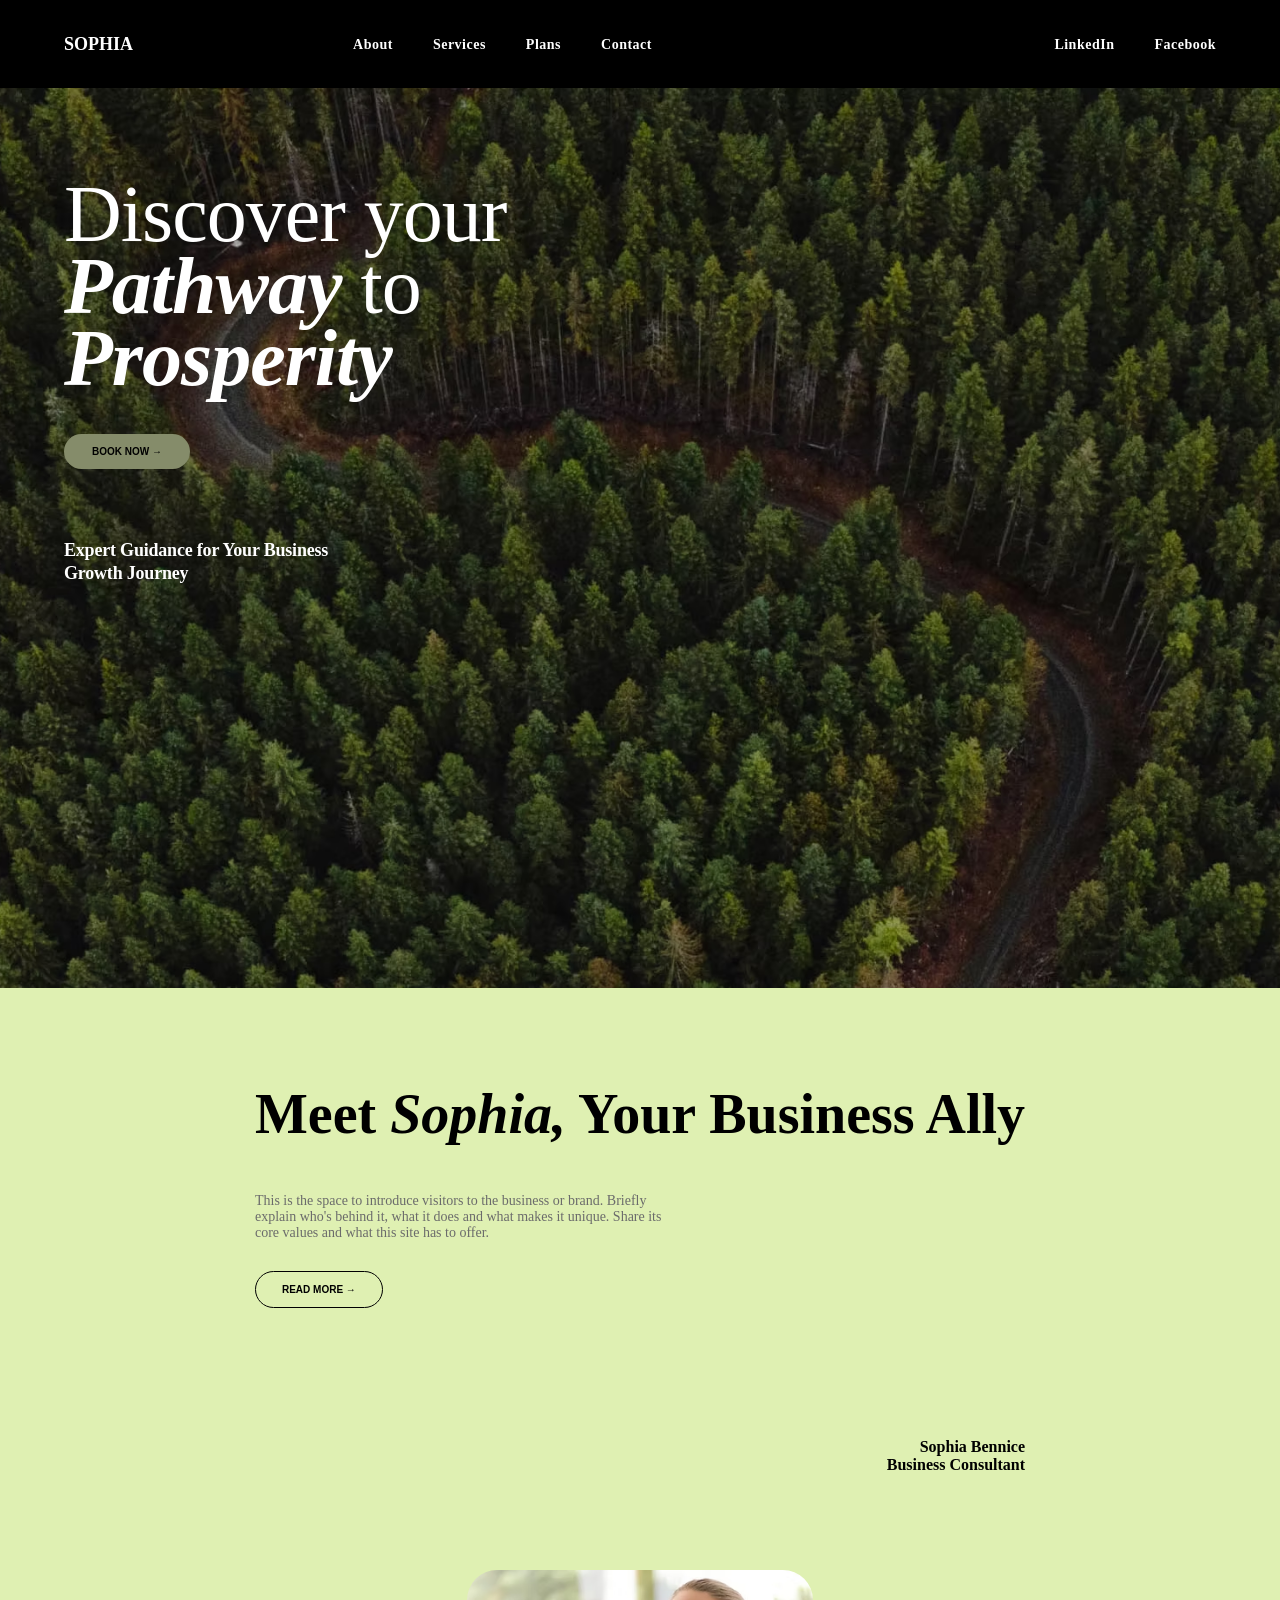
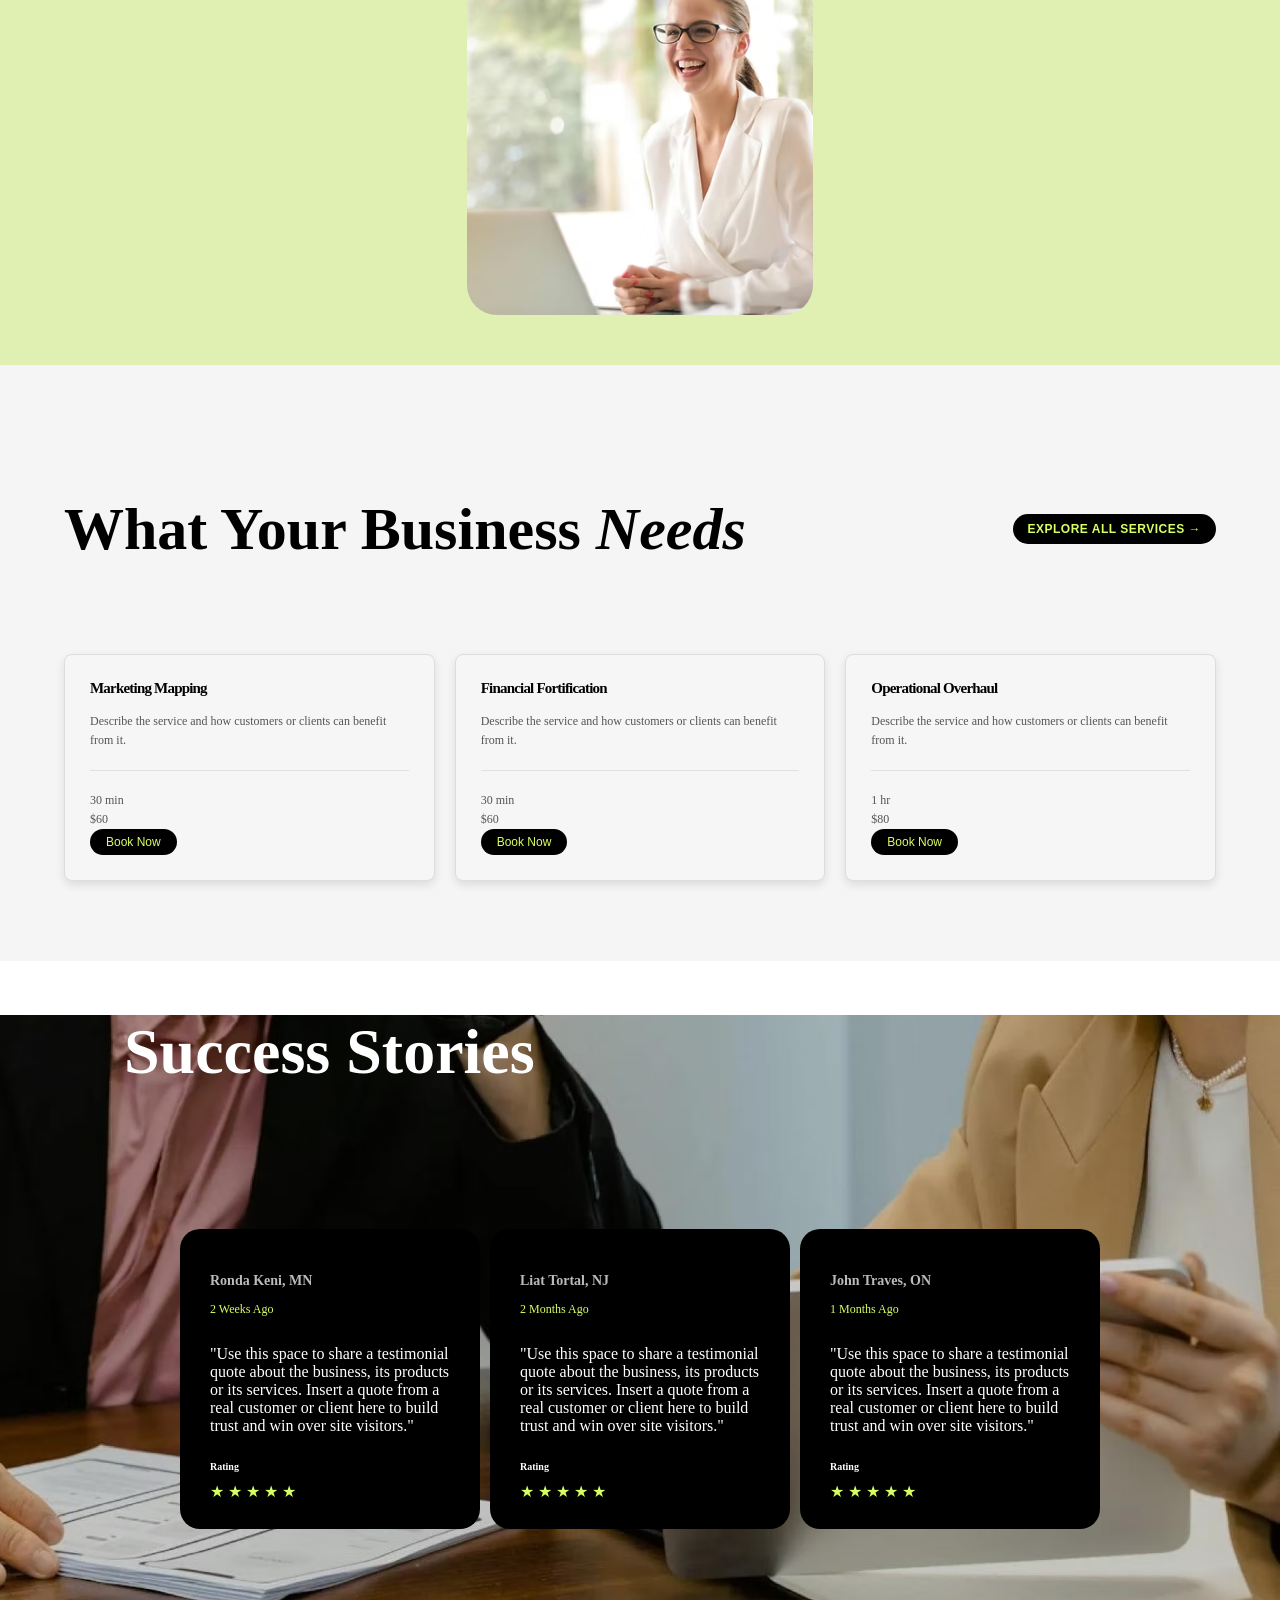
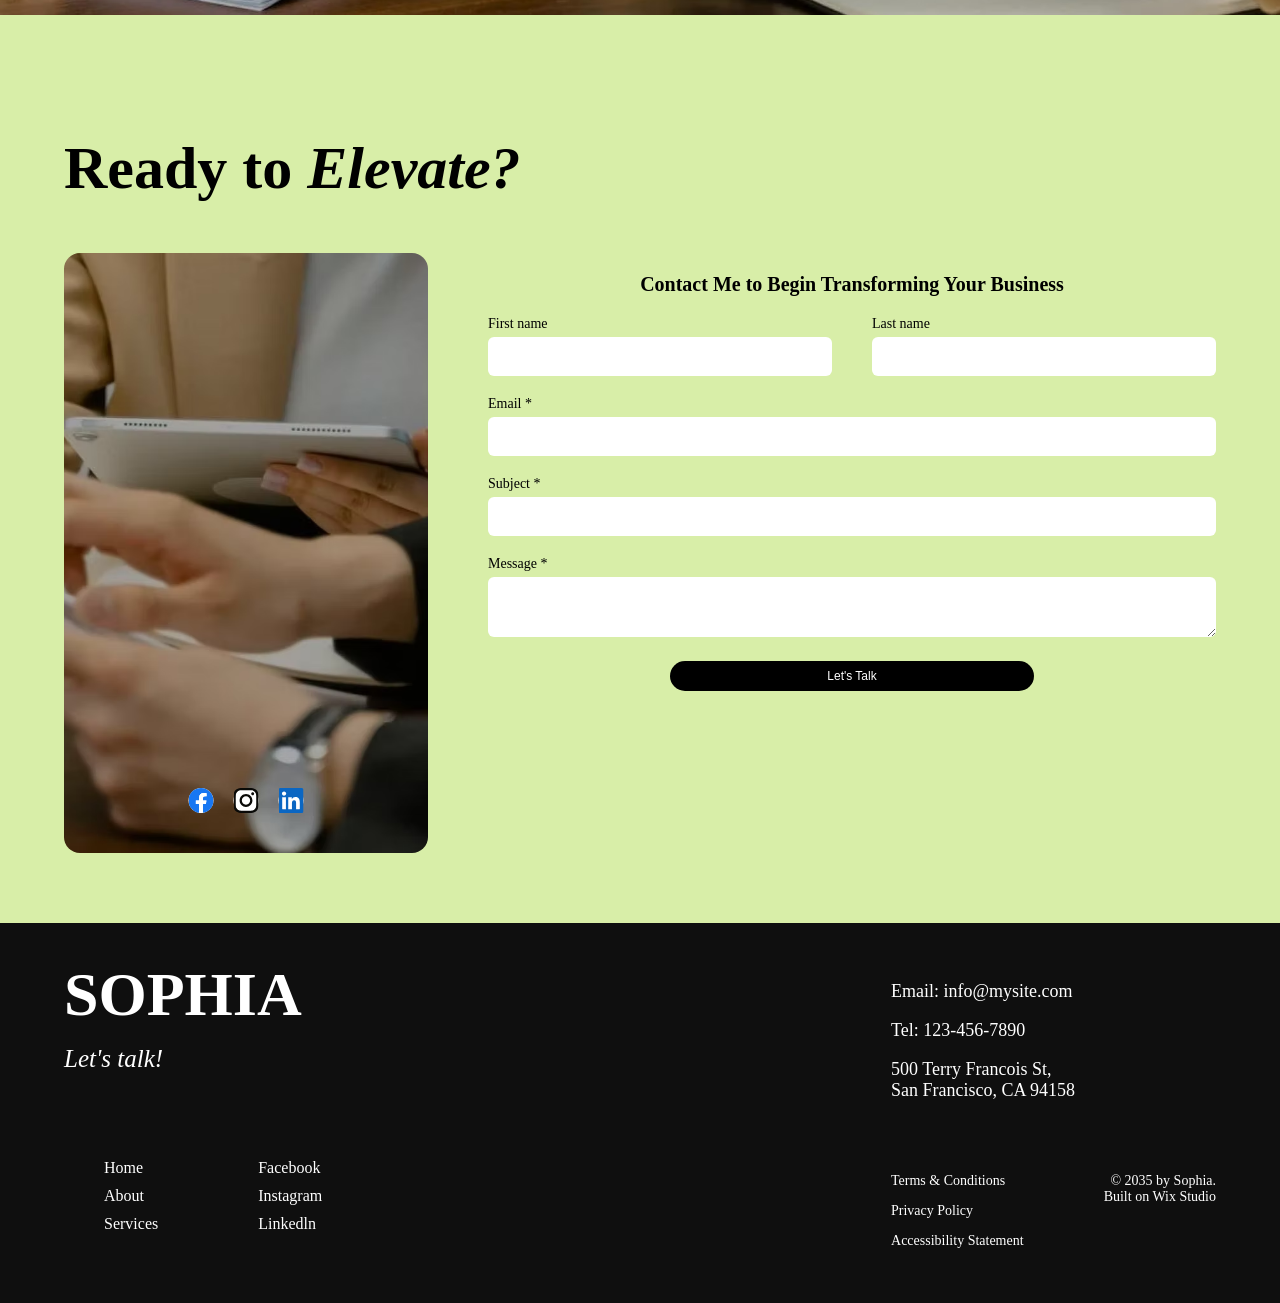
<file: index.html>
<!DOCTYPE html>
<html lang="en">
<head>
    <meta charset="UTF-8">
    <meta name="viewport" content="width=device-width, initial-scale=1.0">
    <title>business-cinsulting-site</title>
    <link rel="stylesheet" href="./style.css">
    
</head>
<body>
    <header class="header">
        <div class="container header-content">
            <a href="#" class="logo">SOPHIA</a>
                 

            

            <nav class="nav">
                <ul class="menu">
                    <li><a href="./about.html">About</a></li>
                    <li><a href="./services.html">Services</a></li>
                    <li><a href="#">Plans</a></li>
                    <li><a href="#">Contact</a></li>

                </ul>
            </nav>
            <ul class="social-menu">
                <li><a href="#">LinkedIn</a></li>
                <li><a href="#">Facebook</a></li>

            </ul>
            <a class="burger" href="./burger.html">&#9776;</a>
               
            


        </div>
    </header>

    <main>
        <section class="hero">
             <div class="container hero-content">

                <div class="hero-text">
                  
                    
                    
                    <h1>
                      Discover your <br>
                      <span class="italic">Pathway</span> to <br>
                       <span class="italic">Prosperity</span> 
                    </h1>
                    <button>BOOK NOW →</button>
                    <p>Expert Guidance for Your Business Growth Journey</p>
                  </div>  
                

             </div>
        </section>

         <section class="about">
            <div class="container about-content">
             <div class="about-left">
                

                <h2 class="about-title">Meet <span class="italic">Sophia,</span>  Your Business Ally</h2>
                <p class="about-text">
                   This is the space to introduce visitors to the business or brand. Briefly <br>explain who's behind it, what it does and what makes it unique. Share its <br> core values and what this site has to offer.
                 </p>
                 <button class="about-btn">READ MORE →</button>
                 <p class="about-name">Sophia Bennice <br>Business Consultant </p>
               </div>  
                 <div class="about-image">

                    <img src="./images/hero/person.avif" alt="Sophia">
                 </div> 
                </div>                                                                                                                                                                                                                                                                
             </div>
         </section>

         <section class="services">
            <div class="container">


            <div class="services-header">
                <h2 class="services-title">What Your Business <span class="italic">Needs</span></h2>
               
                <button class="services-btn">EXPLORE ALL SERVICES →</button>
                </div> 
                <div class="services-cards">
                    <div class="service-card">
                    <h3><a href="#">Marketing Mapping</a></h3>
                    <p>Describe the service and how customers or clients can benefit from it.</p>

                    <hr>

                    <p class="time">30 min</p>
                    <p class="price">$60</p>
                    <button class="card-btn">Book Now</button>
                    </div>
                    
                    <div class="service-card">
                        <h3><a href="#">Financial Fortification</a></h3>                                                           
                        <p>Describe the service and how customers or clients can benefit from it.</p>

                        <hr>

                        <p class="time">30 min</p>
                        <p class="price">$60</p>
                        <button class="card-btn">Book Now</button>

                    </div>

                    <div class="service-card">
                        <h3><a href="#">Operational Overhaul</a></h3>
                        <p>Describe the service and how customers or clients can benefit from it.</p>

                        <hr>

                        <p class="time">1 hr</p>
                        <p class="price">$80</p>
                        <button class="card-btn">Book Now</button>

                    </div>



                </div>


            </div>
                 
        </section>

        <section class="contact">
          <div class="container">
            <h2 class="contact-title">Success Stories</h2>
          </div>
          
          <div class="contact-cards">
            <div class="contact-card">
                <h3 class="card-name">Ronda Keni, MN</h3>
                <p class="card-date">2 Weeks Ago</p>
                <p class="card-text">
                    "Use this space to share a testimonial quote about the business, its products or its services. Insert a quote from a real customer or client here to build trust and win over site visitors."

                </p>
                 <p class="card-rating-title">Rating</p>
                <div class="card-stars">
                    ★ ★ ★ ★ ★
                </div>
            

            </div>
            <div class="contact-card">
                <h3 class="card-name">Liat Tortal, NJ</h3>
                <p class="card-date">2 Months Ago</p>
                <p class="card-text">
                   "Use this space to share a testimonial quote about the business, its products or its services. Insert a quote from a real customer or client here to build trust and win over site visitors."
                </p>
                  <p class="card-rating-title">Rating</p>
                <div class="card-stars">
                    ★ ★ ★ ★ ★
                </div>
            </div>
            <div class="contact-card">
                <h3 class="card-name">John Traves, ON</h3>
                <p class="card-date">1 Months Ago</p>
                <p class="card-text">
                    "Use this space to share a testimonial quote about the business, its products or its services. Insert a quote from a real customer or client here to build trust and win over site visitors."

                </p>

                <p class="card-rating-title">Rating</p>
                <div class="card-stars">
                    ★ ★ ★ ★ ★
                </div>
            </div>

          </div>

        </div>
          
        </section>


    


    <section class="cta-contact">

        <div class="container">
            <h2 class="cta-title">
                Ready to <span>Elevate?</span>

            </h2>
        <div class="cta-content">
            <div class="cta-left">
                <div class="cta-image">
                    <div class="cta-socials">

                        <div class="social">
                            <img src="./images/logos/facebook.svg" alt="facebook">
                        </div>

                        <div class="social">
                            <img src="./images/logos/instagram.svg" alt="instagram">
                        </div>

                        <div class="social">
                            <img src="./images/logos/in.svg" alt="linkedin">
                        </div>


                    </div>
                </div>
            </div>
            <div class="cta-right">

                <h3 class="form-title">Contact Me to Begin Transforming Your Business</h3>

                
                <div class="form-row">
                    <div class="form-group">
                        <label>First name</label>
                        <input type="text">
                    </div>

                    <div class="form-group">
                        <label>Last name</label>
                        <input type="text">
                    </div>
                </div>

                <div class="form-group">
                    <label>Email *</label>
                    <input type="text">
                </div>

                <div class="form-group">
                    <label>Subject *</label>
                    <input type="text">
                </div>

                <div class="form-group">
                    <label>Message *</label>
                    <textarea name="text"></textarea>
                </div>
            
                <button class="form-btn">Let's Talk</button>
            </div>
    </section>
    </main>

    <footer class="footer">
        <div class="container">

            <div class="footer-content">

                <div class="footer-left">
                    <h2 class="footer-logo">SOPHIA</h2>
                    <p class="footer-talk">Let's talk!</p>
                    <div class="footer-links">

                       <ul>
                        <li>Home</li>
                        <li>About</li>
                        <li>Services</li>
                       </ul>

                       <ul>
                        <li>Facebook</li>
                        <li>Instagram</li>
                        <li>Linkedln</li>
                       </ul>

                    </div>
                </div>


                <div class="footer-right">

                    <div class="footer-contact">
                        <p>Email: info@mysite.com</p>
                        <p>Tel: 123-456-7890</p>
                        <p>500 Terry Francois St,<br>San Francisco, CA 94158</p>
                   </div>

                   <div class="footer-bottom">

                     <div class="footer-legal">
                         <p>Terms & Conditions</p>
                         <p>Privacy Policy</p>
                         <p>Accessibility Statement</p>
                      </div>
                         <div class="footer-copy">
                          <p>© 2035 by Sophia.<br>Built on Wix Studio</p>  
                    </div>    

                   
                </div>

                </div>
            </div>
        </div>
    </footer>
    
</body>
</html>
</file>
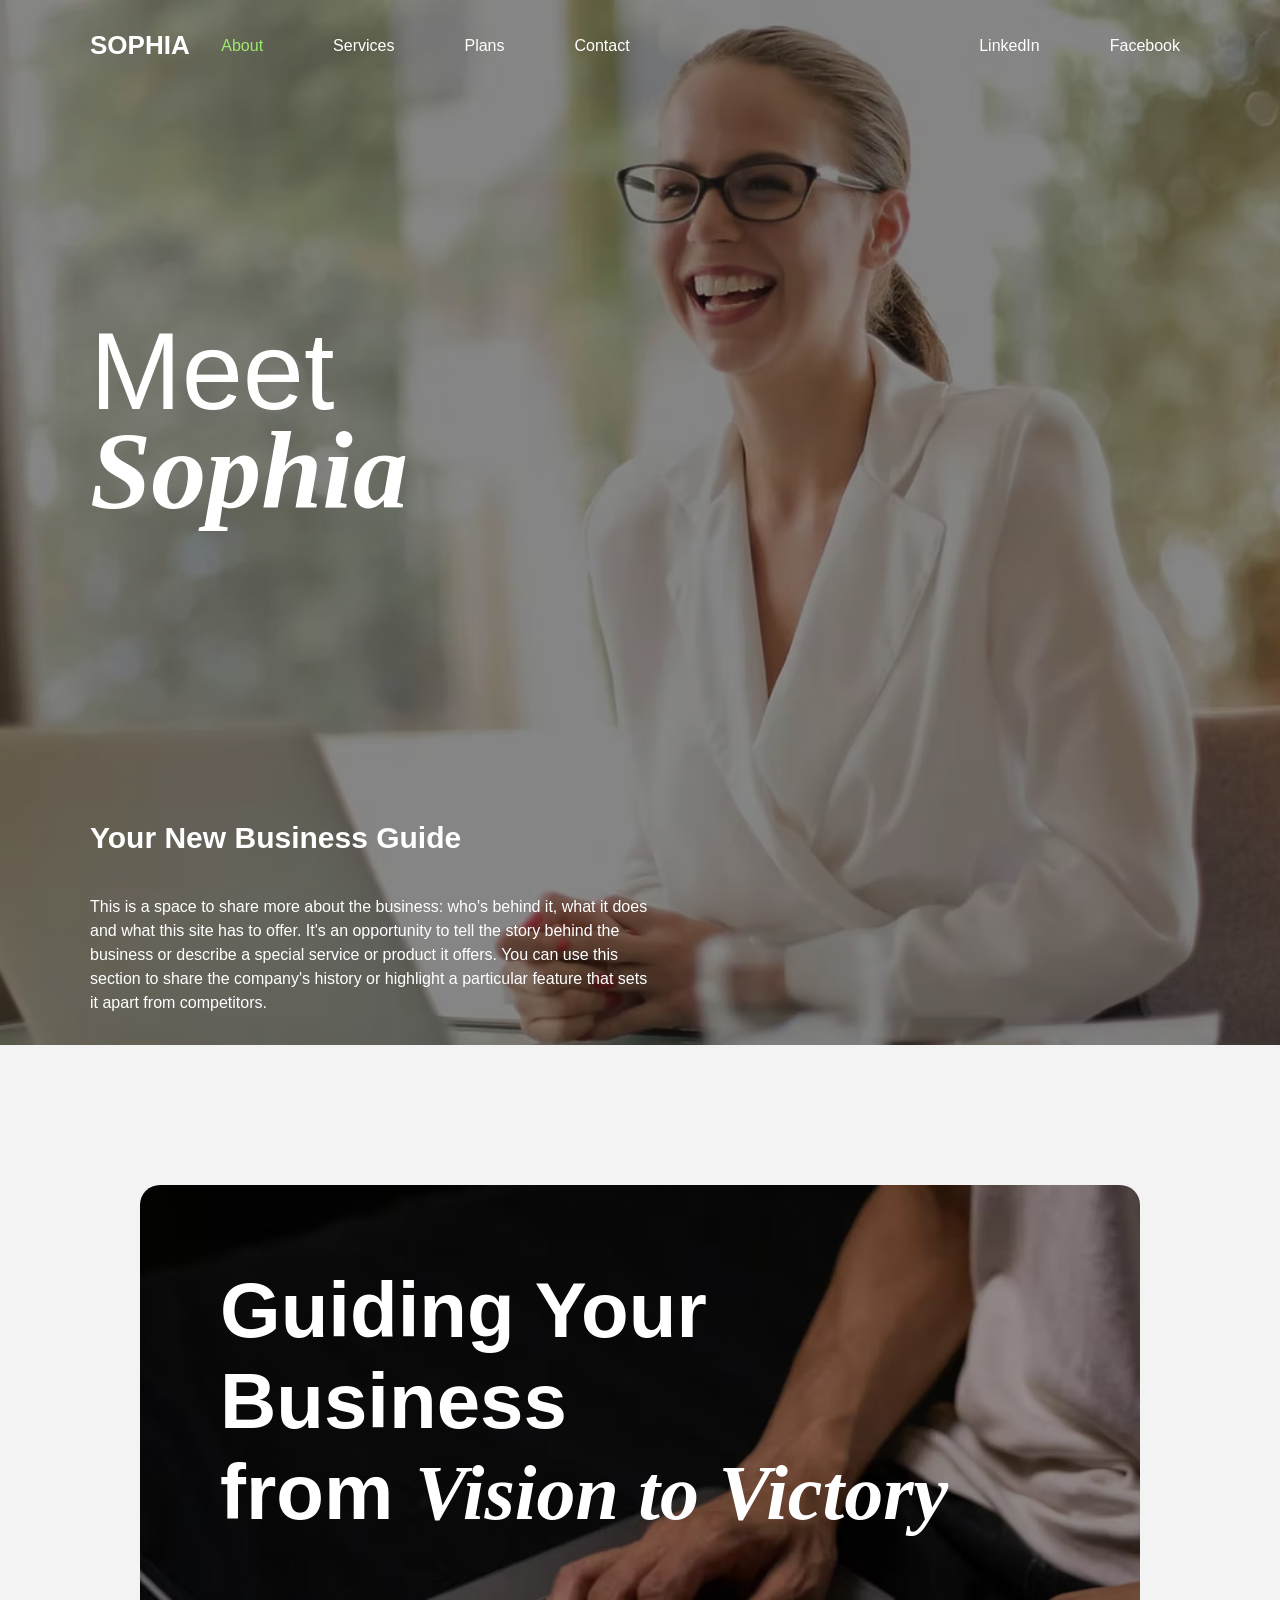
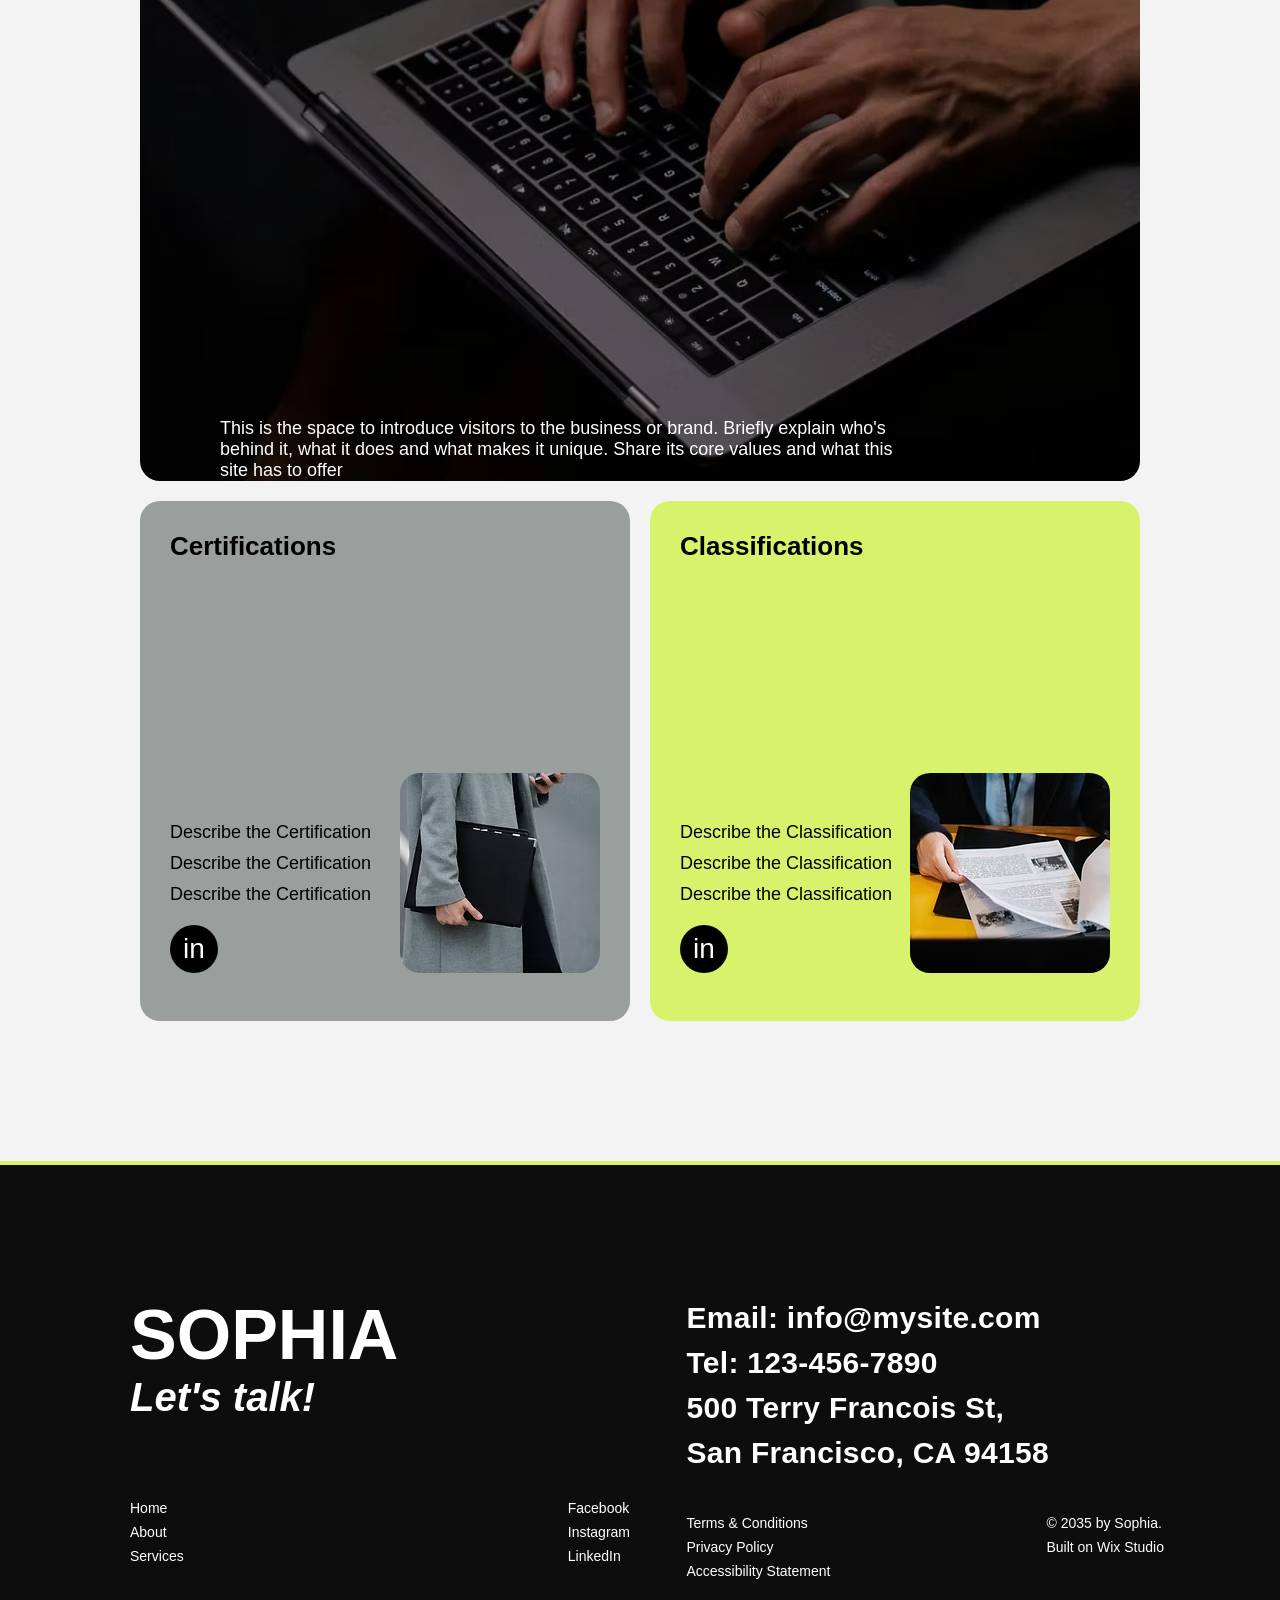
<file: about.html>
<!DOCTYPE html>
<html lang="en">
<head>
    <meta charset="UTF-8">
    <meta name="viewport" content="width=device-width, initial-scale=1.0">
    <title>Document</title>
    <link rel="stylesheet" href="./about.css">
</head>
<body>
    <header class="about-header">

        <nav class="about-nav">

            <div class="nav-logo">SOPHIA</div>
            <div class="nav-menu">
                <a href="./about.html" class="active">About</a>
                <a href="./services.html">Services</a>
                <a href="#">Plans</a>
                <a href="#">Contact</a>
            </div>

            <div class="nav-social">
                <a href="#">LinkedIn</a>
                <a href="#">Facebook</a>
                
            </div>
            <a class="abburger" href="./abburger.html">&#9776;</a>
        </nav>
            <div class="hero-content">
               <h1>Meet <span>Sophia</span></h1> 
               <h2>Your New Business Guide</h2>
               <p>
                This is a space to share more about the business: who's behind it, what it does and what this site has to offer. It's an opportunity to tell the story behind the business or describe a special service or product it offers. You can use this section to share the company's history or highlight a particular feature that sets it apart from competitors.
               </p>
            </div>

</header>

<section class="about-section">


    <section class="about-story">


        <div class="about-story-content">
            <h2>Guiding Your Business <br>from <span>Vision to Victory</span></h2>
            <p>This is the space to introduce visitors to the business or brand. Briefly explain who's <br>behind it, what it does and what makes it unique. Share its core values and what this <br>site has to offer</p>
        </div>


    </section>

    <section class="about-cards">


        <div class="about-card certifications-card">
            <div class="card-content">
                <div class="card-text">
                     <h3>Certifications</h3>
                     <p>Describe the Certification</p>
                     <p>Describe the Certification</p>
                     <p>Describe the Certification</p>
                     <a href="#" class="card-linkedin">in</a>
                        
                     
                </div>

                <div class="card-image">
                    <img src="./images/image-about/Image 5.avif" alt="Certifications">
                </div>
                
            </div>


        </div>


        <div class="about-card classifications-card">
            <div class="card-content">
                <div class="card-text">
                    <h3>Classifications</h3>
                    <p>Describe the Classification</p>
                    <p>Describe the Classification</p>
                    <p>Describe the Classification</p>
                    <a href="#" class="card-linkedin">in</a>
                </div>

                <div class="card-image">
                    <img src="./images/image-about/Image 6.avif" alt="Classification">
                </div>
            </div>
        </div> 



        
        
    </section>

    

</section>


    <footer class="footer-content">


        <div class="left-footer">


            <div class="left-top">
                <h2>SOPHIA</h2>
                <h3>Let's talk!</h3>
            </div>


            <div class="left-bottom">
                <a href="#">Home</a>
                <a href="#">About</a>
                <a href="#">Services</a>
                <a href="#">Facebook</a>
                <a href="#">Instagram</a>
                <a href="#">LinkedIn</a>

            </div>


        </div>


        


        <div class="right-footer">


            <div class="right-top">
                <p>Email: info@mysite.com</p>

                <p>Tel: 123-456-7890</p>

                <p>500 Terry Francois St, <br>San Francisco, CA 94158</p>
                
                
                
            </div>


            <div class="right-bottom">
                <a href="">Terms & Conditions</a>
                <a href="">Privacy Policy</a>
                <a href="">Accessibility Statement</a>

                <p>© 2035 by Sophia. </p>

                <p>Built on <a href="#">Wix Studio</a></p>
            </div>


        </div>



        



    </footer>

    
</body>
</html>
</file>
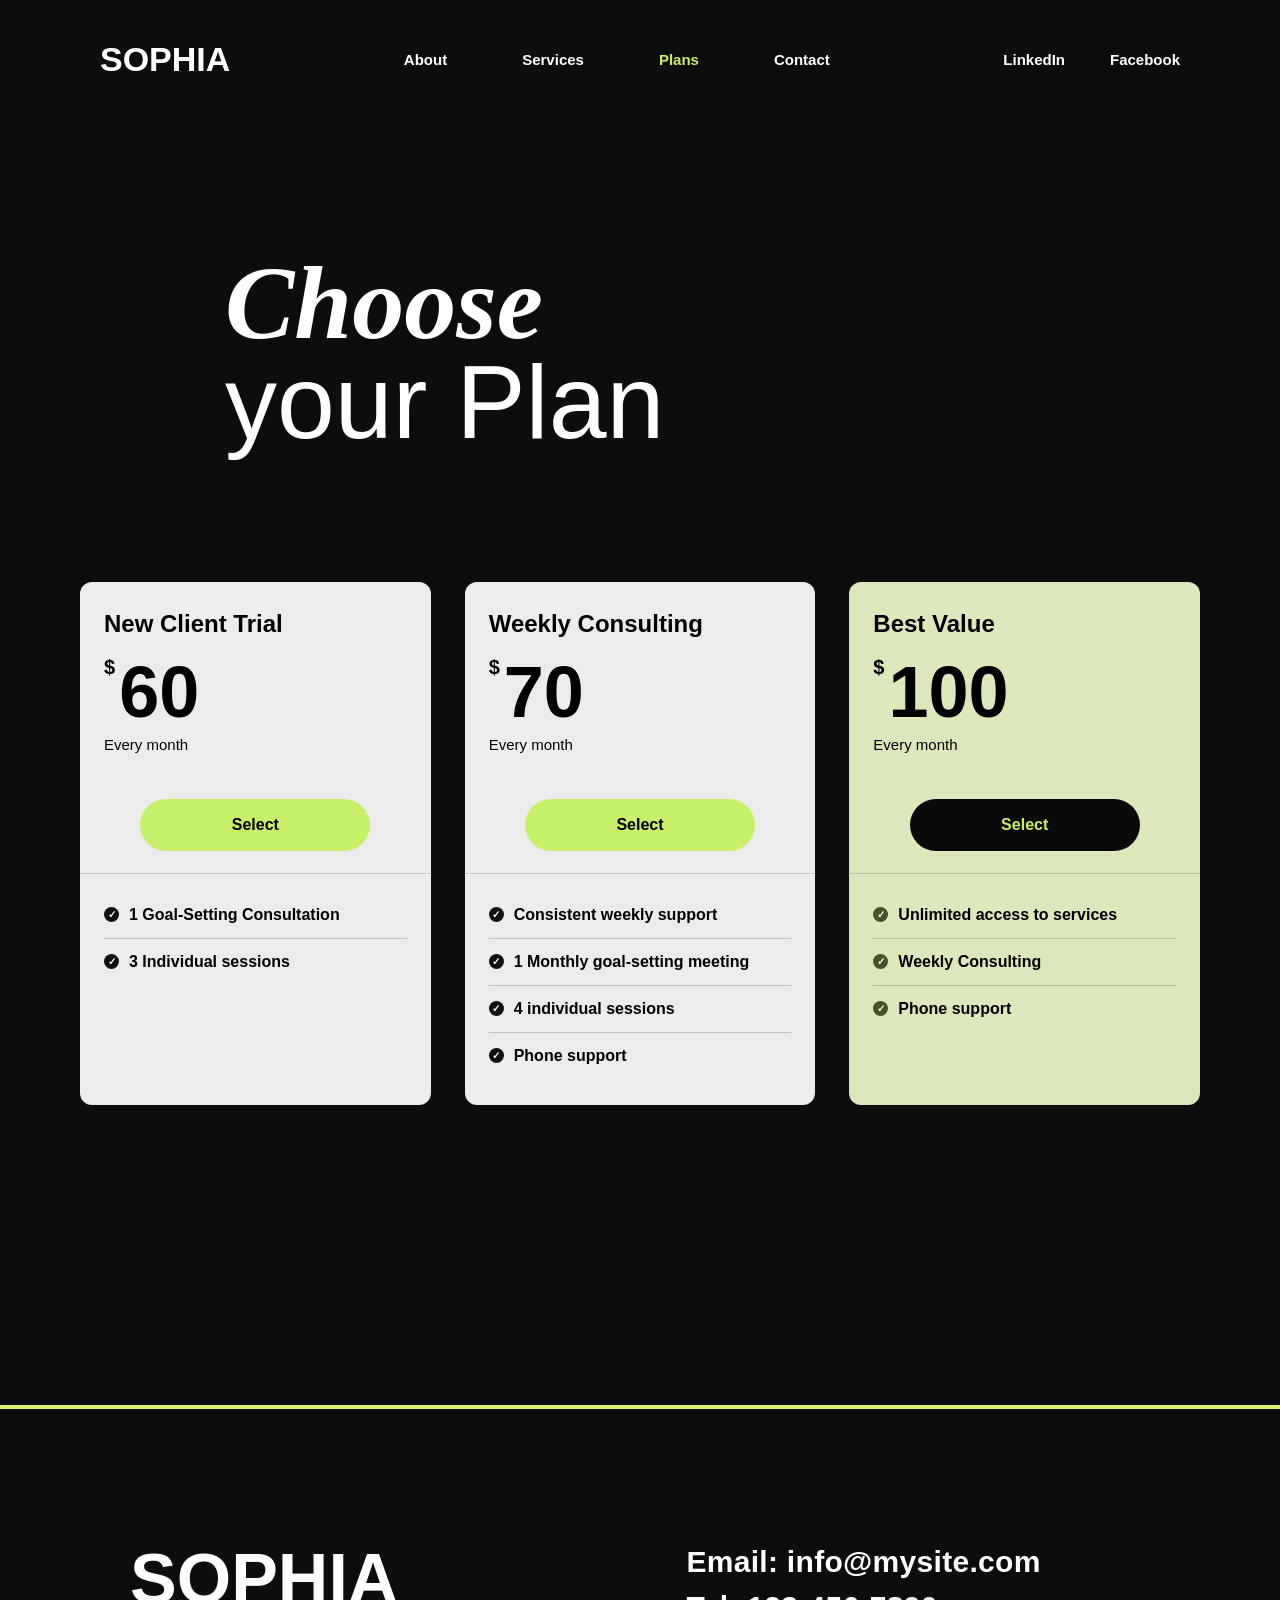
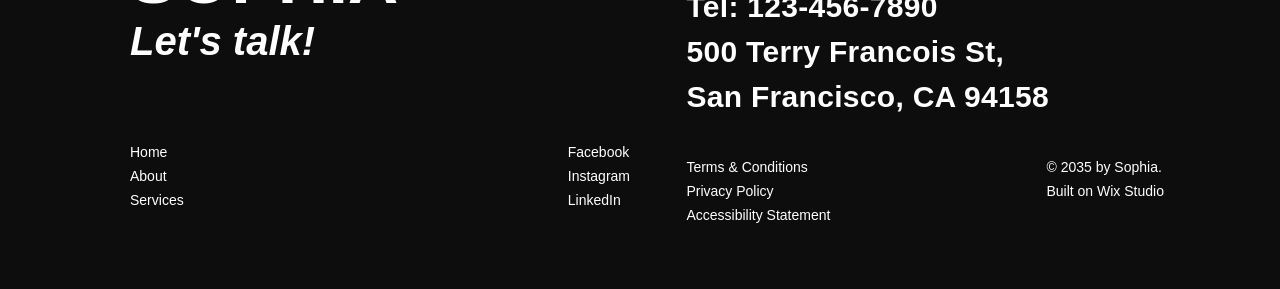
<file: plans.html>
<!DOCTYPE html>
<html lang="en">
<head>
    <meta charset="UTF-8">
    <meta name="viewport" content="width=device-width, initial-scale=1.0">
    <title>Document</title>
    <link rel="stylesheet" href="./plans.css">
</head>
<body>
    <header class="plans-header">


        <div class="plans-top">

            <div class="nav-logo">SOPHIA</div>

             <nav class="nav-plans">
                <a href="about.html">About</a>
                <a href="services.html">Services</a>
                <a href="plans.html" class="active">Plans</a>
                <a href="#">Contact</a>
             </nav>

             <div class="nav-social">
                <a href="#">LinkedIn</a>
                <a href="#">Facebook</a>
            </div>
            <a  class="plburger" href="./plburger.html">&#9776;</a>

        </div>

    </header>


    <main class="plans-main">

         <div class="hero-content">
            <h1><span>Choose</span> your Plan</h1>
         </div>

         <section class="plans-cards">

            <div class="plan-card">

                <div class="plan-top">
                  <h3>New Client Trial</h3>
                  <div class="plan-price">
                      <p>$ <span>60</span></p>
                  </div>  
                  <p>Every month</p>
                  <button>Select</button>
                </div>
                <div class="plan-bottom">
                    <div class="bottom-text">
                        <p><span class="feature-icon">✓</span>1 Goal-Setting Consultation</p>
                        <p><span class="feature-icon">✓</span>3 Individual sessions</p>
                        
                    </div>
                </div>
                    
            </div>



            <div class="plan-card">

                <div class="plan-top">
                    <h3>Weekly Consulting</h3>
                    <div class="plan-price">
                        <p>$ <span>70</span></p>
                    </div>
                    <p>Every month</p>
                    <button>Select</button>
                </div>
                <div class="plan-bottom">
                    <div class="bottom-text">
                        <p><span class="feature-icon">✓</span>Consistent weekly support</p>
                        <p><span class="feature-icon">✓</span>1 Monthly goal-setting meeting</p>
                        <p><span class="feature-icon">✓</span>4 individual sessions</p>
                        <p><span class="feature-icon">✓</span>Phone support</p>
                        

                    </div>
                </div>

            </div>     
            


            <div class="plan-card">

                <div class="plan-top">
                    <h3>Best Value</h3>
                    <div class="plan-price">
                        <p>$ <span>100</span></p>
                    </div>
                    <P>Every month</P>
                    <button>Select</button>
                </div>
                <div class="plan-bottom">
                    <div class="bottom-text">
                        <p><span class="feature-icon">✓</span>Unlimited access to services</p>
                        <p><span class="feature-icon">✓</span>Weekly Consulting</p>
                        <p><span class="feature-icon">✓</span>Phone support</p>
                        
                    </div>
                </div>
            </div>
            
             
         </section>
    </main>


        <footer class="footer-content">


        <div class="left-footer">


            <div class="left-top">
                <h2>SOPHIA</h2>
                <h3>Let's talk!</h3>
            </div>


            <div class="left-bottom">
                <a href="#">Home</a>
                <a href="#">About</a>
                <a href="#">Services</a>
                <a href="#">Facebook</a>
                <a href="#">Instagram</a>
                <a href="#">LinkedIn</a>

            </div>


        </div>


        


        <div class="right-footer">


            <div class="right-top">
                <p>Email: info@mysite.com</p>

                <p>Tel: 123-456-7890</p>

                <p>500 Terry Francois St, <br>San Francisco, CA 94158</p>
                
                
                
            </div>


            <div class="right-bottom">
                <a href="">Terms & Conditions</a>
                <a href="">Privacy Policy</a>
                <a href="">Accessibility Statement</a>

                <p>© 2035 by Sophia. </p>

                <p>Built on <a href="#">Wix Studio</a></p>
            </div>


        </div>



        



    </footer>
    
</body>
</html>
</file>
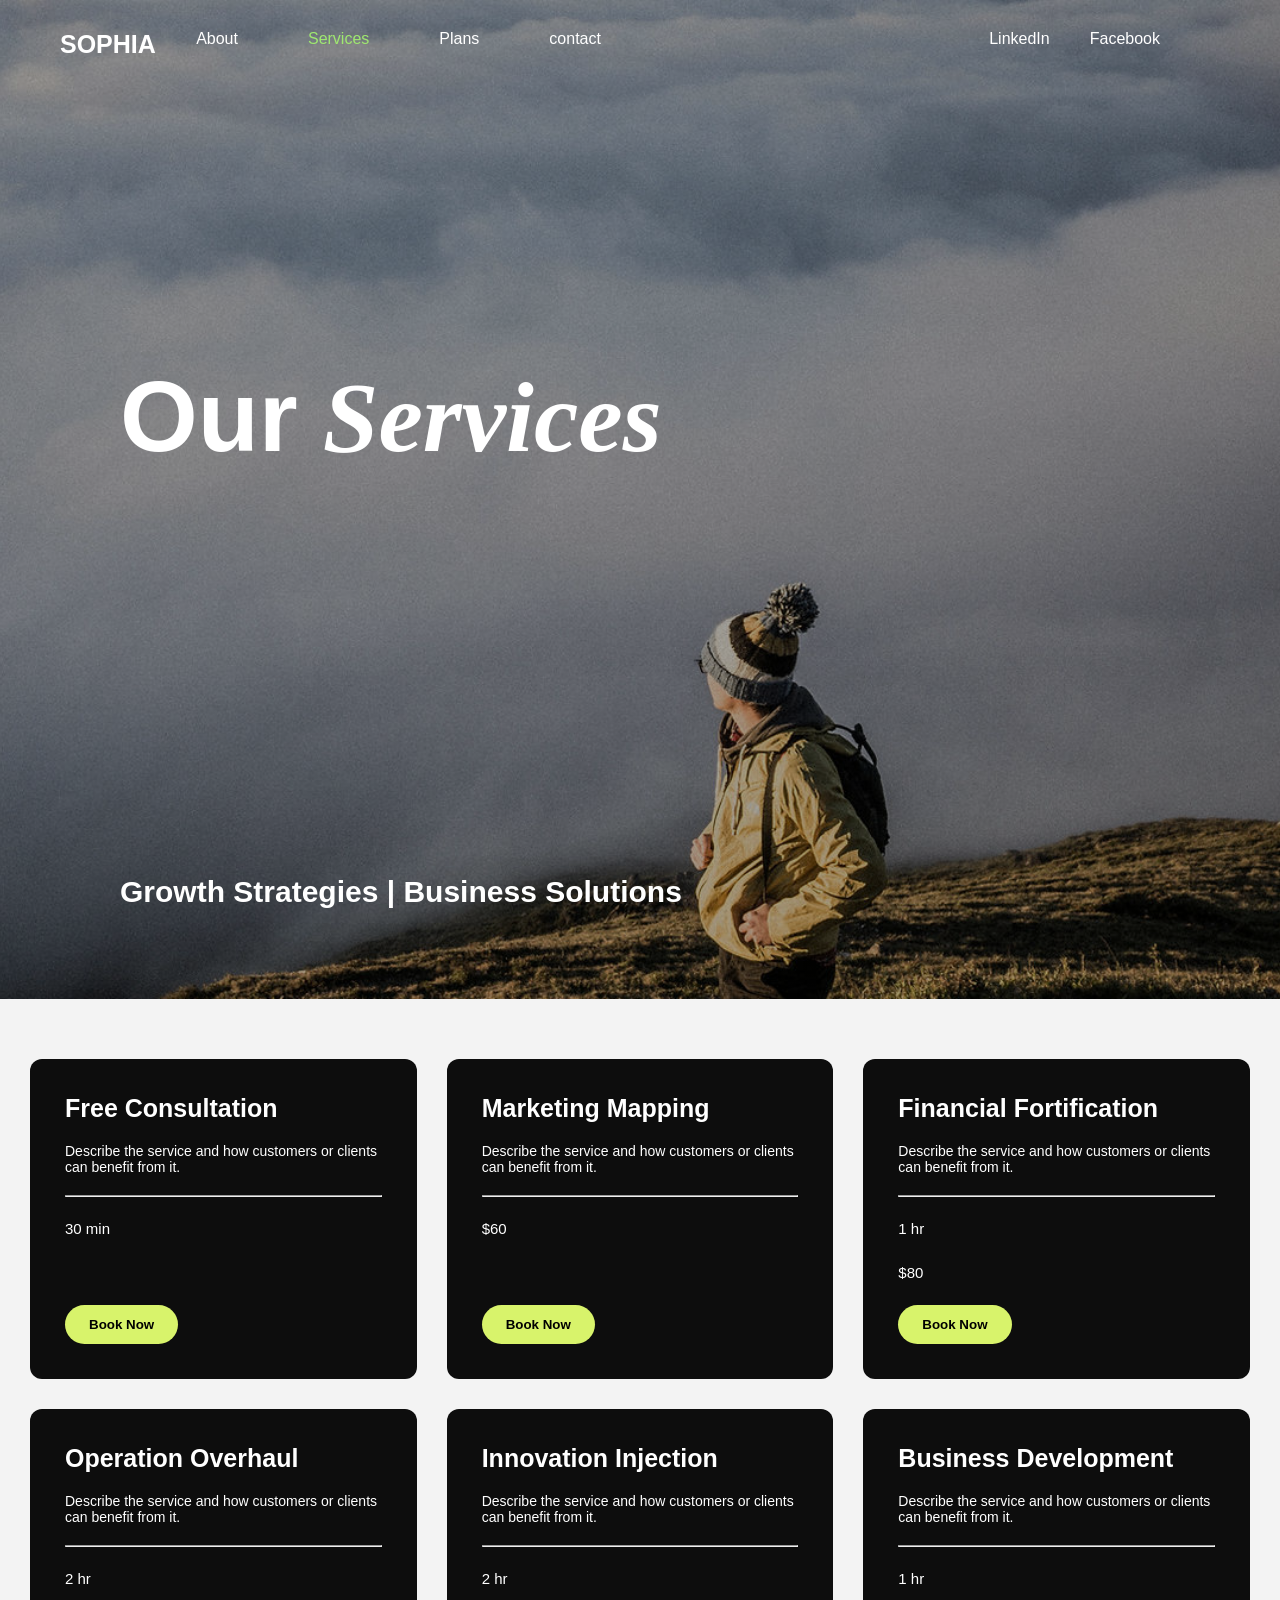
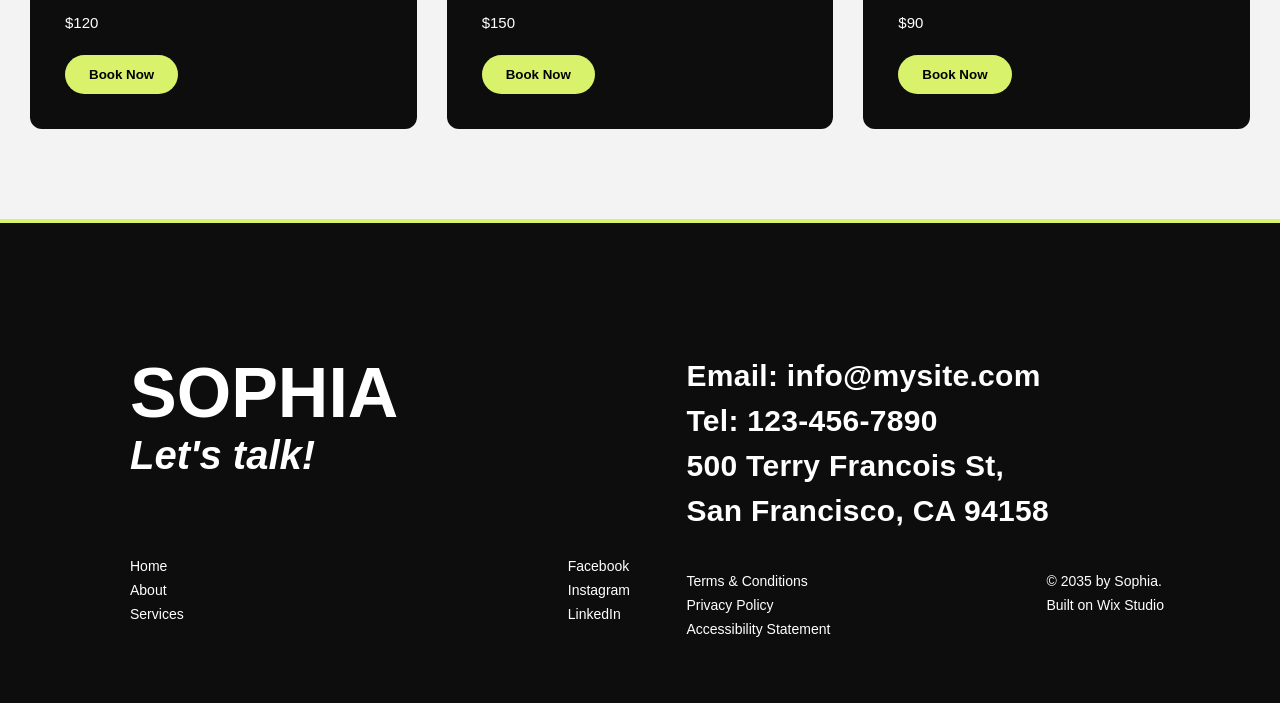
<file: services.html>
<!DOCTYPE html>
<html lang="en">
<head>
    <meta charset="UTF-8">
    <meta name="viewport" content="width=device-width, initial-scale=1.0">
    <title>Document</title>
    <link rel="stylesheet" href="./services.css">
</head>
<body>
    <header class="services-header">

        <div class="top-services">

        <div class="nav-logo">SOPHIA</div>


        <nav class="nav-services">
            <a href="./about.html">About</a>
            <a href="./services.html" class="active">Services</a>
            <a href="#">Plans</a>
            <a href="#">contact</a>
        </nav>
        
       
        <div class="nav-social">
            <a href="#">LinkedIn</a>
            <a href="#">Facebook</a>
        </div>
       <a  class="seburger" href="./seburger.html">&#9776;</a>
         

        </div>

        <div class="column-services">

        <div class="hero-content">
            <h1>Our<span> Services</span></h1>
            <p>Growth Strategies | Business Solutions</p>
        </div>


        </div>
    </header>

    <main class="cards-services">


        <div class="cards-top">

            <div class="service-card">
                <h3>Free Consultation</h3>
                <p>Describe the service and how customers or clients can benefit from it.</p>
                <hr>
                <p>30 min</p>
                <button>Book Now</button>
            </div>

            <div class="service-card">
                <h3>Marketing Mapping</h3>
                <p>Describe the service and how customers or clients can benefit from it.</p>
                <hr>
                <p>$60</p>
                <button>Book Now</button>
            </div>

            <div class="service-card">
                <h3>Financial Fortification</h3>
                <p>Describe the service and how customers or clients can benefit from it.</p>
                <hr>
                <p>1 hr</p>
                <p>$80</p>
                <button>Book Now</button>
            </div>



        </div>
        


        <div class="cards-bottom">

             <div class="service-card">
                <h3>Operation Overhaul</h3>
                <p>Describe the service and how customers or clients can benefit from it.</p>
                <hr>
                <p>2 hr</p>
                <p>$120</p>
                <button>Book Now</button>
            </div>

            <div class="service-card">
                <h3>Innovation Injection</h3>
                <p>Describe the service and how customers or clients can benefit from it.</p>
                <hr>
                <p>2 hr</p>
                <p>$150</p>
                <button>Book Now</button>
            </div>

            <div class="service-card">
                <h3>Business Development</h3>
                <p>Describe the service and how customers or clients can benefit from it.</p>
                <hr>
                <p>1 hr</p>
                <p>$90</p>
                <button>Book Now</button> 

            </div>



        </div>


    </main>


    <footer class="footer-content">


        <div class="left-footer">


            <div class="left-top">
                <h2>SOPHIA</h2>
                <h3>Let's talk!</h3>
            </div>


            <div class="left-bottom">
                <a href="#">Home</a>
                <a href="#">About</a>
                <a href="#">Services</a>
                <a href="#">Facebook</a>
                <a href="#">Instagram</a>
                <a href="#">LinkedIn</a>

            </div>


        </div>


        


        <div class="right-footer">


            <div class="right-top">
                <p>Email: info@mysite.com</p>

                <p>Tel: 123-456-7890</p>

                <p>500 Terry Francois St, <br>San Francisco, CA 94158</p>
                
                
                
            </div>


            <div class="right-bottom">
                <a href="">Terms & Conditions</a>
                <a href="">Privacy Policy</a>
                <a href="">Accessibility Statement</a>

                <p>© 2035 by Sophia. </p>

                <p>Built on <a href="#">Wix Studio</a></p>
            </div>


        </div>



        



    </footer>
    
</body>
</html>
</file>
<file: style.css>
*{
    box-sizing: border-box;
}
body {
    margin: 0;
    
}

.header {
    /* background-color: #0a0a0a; */
    background-color:#000;                                                             
    height: 88px;
}

.hero {
    background-image: url(./images/hero/hero-image-4.avif);
    background-size: cover;
    background-position: center;
    padding: 90px 0 70px;
    color: white;
    min-height: 100vh;
    

}
.logo{
    text-decoration: none;
    color: white;
    font-size: 18px;
    font-weight: 700;
}


.menu,
.social-menu{
    display: flex;
    gap: 40px;
    list-style: none;
    margin: 0;
    padding: 0;
}

.menu a,
.social-menu a {
    text-decoration: none;
    color: white;
    font-size: 14px;
    font-weight: 600;
    letter-spacing: 0.5px;
}
.menu a:hover,
.social-menu a:hover{
    opacity: 0.7;
}

.about {
    background-color: #dff0b2;
    padding: 50px 0;
    
    
}

.services {
    background-color: #f5f5f5;
    padding: 80px 0;
}

.contact {
    background-image: url(./images/hero/hero-image-3.avif);
    background-size: cover;
    background-position: center;
    min-height: 600px;
    
}
.contact-cards{
    display: flex;
    gap: 10px;
    justify-content: center;
    
    margin-top: 140px;
}
.contact-card{
    background-color: #000;
    color: white;
    padding: 30px;
    border-radius: 20px;
    height: 300px;
    width: 300px;
     display: flex;
    flex-direction: column;
}
.contact-card:hover{
     transform: translateY(-5px);
    
}
.container {
    width: 90%;
    margin: 0 auto;
    max-width: 1400px;
}

.header-content {
    display: flex;
    justify-content: space-between;
    align-items: center;
    height: 88px;
}


.hero-content {
    display: flex;
    align-items: center;
    
}

.hero-text {
    max-width: 500px;
   
}

.hero-text h1 {
    font-size: 80px;
    margin: 0 0 30px;
    line-height: 0.9;
    font-weight: 500;
    letter-spacing: -1px;
}


.hero-text p {
    font-size: 18px;
    margin-top: 70px;
    line-height: 1.3;
    max-width: 300px;
    font-weight: 600;
    letter-spacing: -0.2px;
}
.hero-text button {
    padding: 12px 28px;
    font-size: 10px;
    background-color: #858c6a;
    color: black;
    border: none;
    border-radius: 999px;
    cursor: pointer;
    font-weight: 600;
    margin-top: 10px;
}
.hero-text button:hover {
    background-color: #e6ff85;
}


.about-title {
    line-height: 1.1;
    font-size: 56px;
    font-weight: 700;
    
}

.about-text {
    text-align: left;
    margin-bottom: 30px;
    
    color: #6b6b6b;
    font-size: 14px;
    
}

.about-cards {
    margin-top: 30px;
    display: flex;
    gap: 20px;
}
h3,a{
    text-decoration: none;
    color: #000;
}

.card {
    background-color: white;
    padding: 20px;
    border: 1px solid #ddd;
    border-radius: 8px;
    flex: 1;
    box-shadow: 0 4px 10px rgba(0, 0, 0, 0.1);
    transition: 0.3s;
}

.card:hover {
    transform: translateY(-5px);
    
}

.card h3 {
    margin-top: 0;
    margin-bottom: 15px;
}

.card p {
    margin: 0;
    line-height: 1.6;
}
.card-name{
    color: #bbb;
    font-size: 14px;
    font-weight: bold;
    margin-bottom: 1px;
       
}
.card-date{
    font-size: 12px;
    color: #d6ff63;
}
.card-rating-title{
    font-size: 10px;
    font-weight: bold;
    
    
}
.card-stars {
  font-size: 16px;
  color: #d6ff63;
}

.services-text {
    text-align: center;
    margin-bottom: auto;
    color: #555;
}
.services-cards {
    margin-top: 30px;
    display: flex;
    gap: 20px;
    flex-wrap: wrap;
}

.service-card {
    background-color: #f6f6f6;
    padding: 25px 25px;
    border: 1px solid #ddd;
    flex: 1;
    border-radius: 8px;
    box-shadow: 0 4px 10px rgba(0, 0, 0, 0.1);
    transition: 0.3s;
    
}
.service-card hr{
     height: 1px;
    background-color: #e0e0e0;
    border: none;
    margin: 20px 0;
}

.service-card:hover {
    transform: translateY(-5px);
}

.service-card h3 {
    margin-top: 0;
    margin-bottom: 15px;
    font-size: 15px;
    letter-spacing: -0.8px;
    text-decoration: none;
}

.service-card p {
    margin: 0;
    line-height: 1.6;
    font-size: 12px;
    color: #555;
}
.services-title{
    text-align: left;
    font-size: 60px;
    
}
.services-header {
    display: flex;
    justify-content: space-between;
    align-items: center;
    margin-bottom: 40px;
}
.services-btn{
    padding: 8px 15px;
    border-radius: 999px;
    color:#d8ff63;
    border: none;
    background-color: #000;
    font-size: 12px;
    font-weight: 600;
    cursor: pointer;
    letter-spacing: 0.5px;

}
.card-btn{
    padding: 6px 16px;
    border-radius: 999px;
    border: none;
    background-color: #000;
    color:#d8ff63;
    cursor: pointer;
    font-size: 12px;
    
    
}

.contact-title {
    
    margin-bottom: 140px;
    margin-left: 60px;
    font-size: 64px;
    color: white;
       
}

.contact-text {
    text-align: center;
    margin-bottom: 40px;
    color: #555;
}
.italic{
    font-style: italic;
    font-weight: 600;
}
.about-content{
    display: flex;
    justify-content: space-between;
    align-items: center;
    flex-direction: column;
       
}


.about-btn{
    max-width: 500px;
}
.about-name{
    text-align: right;
    margin-top: 130px;
    font-weight: 600;
    font-size: 16px;
}

.about-btn{
   
    padding: 12px 26px;
    border: 1.5px solid black;
    background-color: transparent;
    border-radius: 999px;
    font-weight: 600;
    cursor: pointer;
    font-size: 10px; 
}
.about-btn:hover {
    background-color: black;
    color: white;
}

.about-image{
    width: 30%;
    margin-top: 80px;
    
}
.about-image img{
    width: 100%;
    border-radius: 30px;
    display: block;
}
.about-title,
.about-text {
    text-align: left;
}
.nav{
    margin-left: 220px;
    margin-right: auto;
}
.cta-contact{
    background-color: #d8eea8;
    padding: 70px 0;
}
.cta-title{
    font-size: 60px;
    font-weight: 700;
}
.cta-title span{
    font-style: italic;
}
.cta-content{
    display: flex;
    gap: 60px;
}
.cta-left{
    width: 50%;
}
.cta-right{
    width: 100%;
}
.cta-image{
    background-image: url(./images/hero/cta-image.avif);
    height: 600px;
    border-radius: 16px;
    background-size: cover;
    background-position: center;
    position: relative;
}
.social img{
    width: 25px;
    height: 25px;
}
.cta-socials{
    display: flex;
    gap: 20px;
    position: absolute;
    bottom: 40px;
    left: 50%;
    transform: translateX(-50%);
       
}
.social{
    background-color: white;
    width: 25px;
    height: 25px;
    border-radius: 50%;

    display: flex;
    align-items: center;
    justify-content: center;
    transition: 0.3s;
}
.social:hover{
    transform: scale(1.1);
}
.form-title{
    font-size: 20px;
    font-weight: 700;
    text-align: center;
    margin-bottom: 20px;
}
.form-row{
    display: flex;
    gap: 40px;
}
.form-group{
    width: 100%;
    margin-bottom: 20px;
    /* font-size: 10px; */
    
}
.form-group input,
.form-group textarea{
    width: 100%;
    padding: 12px;
    border-radius: 6px;
    border: none;
}
.form-group label{
    font-size: 14px;
    margin-bottom: 5px;
    display: block;
}

 .form-group textarea {
  min-height: 60px;
}
.form-btn{
    width: 50%;
    border-radius: 30px;
    border: none;
    background-color: #000;
    color: white;
    height: 30px;
    font-size: 12px;
    transition: 0.3s;
    margin: 0 auto;
    display: block;
}
.form-btn:hover{
    background-color: #333;
}
.footer{
    background-color: #0f0f0f;
    padding: 40px 0;
    color: white;
}
.footer-content{
    display: flex;
    justify-content: space-between;
    align-items: flex-start;
    
}
.footer-logo{
    font-size: 62px;
    font-weight: 700;
    line-height: 1;
    margin: 0;
}
.footer-talk{
    font-size: 25px;
    font-style: italic;
    /* margin-top: 80px; */
    margin: 20px 0 0;
}
.footer-links{
    display: flex;
    gap: 60px;
    margin-top: 70px;   
}
.footer-links ul{
    list-style: none;
}
.footer-links li{
    margin-bottom: 10px;
    font-size: 16px;
}
.footer-left{
    display: flex;
    flex-direction: column;
}
.footer-right{
    display: flex;
    flex-direction: column;
    justify-content: space-between;
}
.footer-bottom{
    display: flex;
    justify-content: space-between;
    margin-top: 30x;
    gap: 80px;
    
}
.footer-contact{
    margin-bottom: 40px;font-size: 18px;
}
.footer-copy{
    text-align: right;
    margin-left: auto;
}
.footer-contact p{
    font-size: 18px;
}
.footer-legal p,
.footer-copy p{
    font-size: 14px;
}
.burger{
   display: none;
   color: white; 
}

@media (max-width:929px){
    .menu,
    .social-menu{
        gap: 20px;
    }
    .nav{
        margin-left: 0px;
        margin-right: 0px;
    }
    .hero-text h1 {
       font-size: 42px;
    }
    .cta-content {
       flex-direction: column;
       align-items: center;
    }

    .cta-left,
    .cta-right {
       width: 100%;
    }
    .contact-cards{
        flex-direction: column;

    }
    nav{
        display: none;
    }
    .burger{
        display: block;
        align-items: center; 
        justify-content: center;
    }


}
@media (max-width:610px){
      .header-content{
         flex-direction: column;
         justify-content: center;
         gap: 20px;
         height: auto;
         padding: 20px 0; 
    }
    .services-cards{
        flex-direction: column;
        align-items: center;
    }
    .header{
        height: 144px;
    }
    .about-image{
        width: 90%;
    }
    .services-header{
        flex-direction: column;
    }
    .services-btn{
        padding: 24px 31px;
    }
   
  
}
@media(max-width:690px){
      .footer-content{
          flex-direction: column;
          gap: 20px;
    }
    
}
</file>
<file: about.css>
*{
    margin: 0;
    padding: 0;
    box-sizing: border-box;
}

a{
    text-decoration: none;
}
body{
    font-family: Arial, sans-serif;
}
.about-header{
    /* background-image: url(./images/hero/person.avif); */
    background-image: linear-gradient(rgba(0, 0, 0, 0.35), rgba(0, 0, 0, 0.35)), url(./images/image-about/gogona.avif);
    background-repeat: no-repeat;
    background-size: cover;
    min-height: 100vh;
    background-position:70% 0%;
    color: white;
    padding: 30px 60px; 
   
}
.about-nav{
    display: flex;
    justify-content: space-between;
    align-items: center;
    margin-bottom: 120px;
}
.nav-logo{
    font-size: 26px;
    font-weight: 800;
    margin-left: 30px;
}
.nav-menu{
    display: flex;
    gap: 70px;
    margin-right:30%;
}
.nav-menu a{
    color: white;
    
}
.nav-menu .active{
    color: #9fe870;
} 
.nav-social{
    display: flex;
    gap:70px;
    margin-right: 40px;
}
.nav-social a{
    color: white;
    
}
.hero-content{
    max-width: 560px;
    margin-left: 30px;
    margin-top: 260px; 
}
.hero-content h1{
    font-size: 110px;
    font-weight: 400;
    line-height: 0.9;
    margin-bottom: 300px;
}
.hero-content h1 span{
    font-style: italic;
    font-family: "Cormorant Garamond", serif;
    font-weight: 600;
}
.hero-content h2{
    font-size: 30px;
    font-weight: 600;
    margin-bottom: 40px;
}
.hero-content p{
    line-height: 1.5;
    
}
.about-section{
     background-color: #f3f3f3;
     padding: 140px;
}
.about-story{
    background-image: url(./images/image-about/Image\ 7.avif);
    background-size: cover;
    min-height: 850px;
    background-position: 5% 100%;
    background-repeat: no-repeat;
    border-radius: 20px;
}
.about-story-content h2{
    font-size: 78px;
    color: white;
    padding: 80px;
    
}
.about-story-content h2 span{
    font-style: italic;
    font-family: "Cormorant Garamond",serif;
}
.about-story-content p{
    color: white;
    padding-left: 80px;
    margin-top: 400px;
    font-size: 18px;
    

}
.about-cards{
    display: flex;
    gap: 20px;
    margin-top: 20px;
}
.about-card{
    flex: 1;
    border-radius: 20px;
    min-height: 520px;
    padding: 30px;
    overflow: hidden;
    
    
}
.certifications-card{
    background-color: #999f9d;
}
.classifications-card{
    background-color: #d8f36b;
}
.card-content{
    display: flex;
    justify-content: space-between;
    align-items: flex-end;
}
.card-text h3{
    font-size: 26px;
    margin-bottom: 260px;
    font-weight: 700;

}
.about-card p{
    font-size: 18px;
    
}
.card-linkedin{
    width: 48px;
    height: 48px;
    border-radius: 50%;
    background-color: black;
    color: white;
    display: flex;
    align-items: center;
    justify-content: center;
    font-size: 28px;
    margin-top: 20px;
    text-decoration: none;
    
}
.card-text p{
    margin-bottom: 10px;
}
.card-image img:hover{
    transform: translateY(-4px);
    border-radius: 20px;
}
.card-image img{
   border-radius: 20px;
    display: block;
    transition: transform 0.45s cubic-bezier(0.22, 1, 0.36, 1);
}








.footer-content{
    background-color: #0d0d0d;
    color: white;
    padding: 60px;
    display: flex;
    justify-content: space-between;
    border-top: 4px solid #d8f36b;
    /* flex-direction: column;
    align-items: center; */
}
.left-footer{
    margin-left: 70px;
    
}
.left-top{
    margin-bottom: 80px;
    margin-top: 70px;
}
.left-top h2{
    font-size: 70px;
    font-weight: 800;
    
}
.left-top h3{
    font-size: 40px;
    font-style: italic;
    font-family: Arial, sans-serif;
}



 .left-bottom{
    display: flex;
    flex-direction: column;
    flex-wrap: wrap;
    height: 80px;
    /* column-gap: 90px; */
    row-gap: 8px;
    width: 500px;
    align-content: space-between;
    
    
    
 }
 .left-bottom a{
    color: white;
    font-size: 14px;
    text-decoration: none;
 }
 .right-footer{
    width: 46%;
    display: flex;
    flex-direction: column;
    margin-top: 70px;
 }

  .right-top{
    font-size: 30px;
    font-weight: 700;
    margin-bottom: 40px;
    line-height: 1.5;
    letter-spacing: 0.3px;
    
    
  }
  .right-bottom{
    font-size: 14px;
    display: flex;
    flex-direction: column;
    flex-wrap: wrap;
    height: 70px;
    column-gap: 160px;
    row-gap: 8px;
    
    }
    .right-bottom a{
        color: white;
        text-decoration: none;
        
        
    }
    .abburger{
        display: none;
        color: white;
    }


@media (max-width:1300px){
    .nav-logo{
        margin-right: 30px;
    }

}
@media (max-width:1175px){
    .nav-social {
        flex-wrap: wrap;
        gap: 20px;
        
    }
    .nav-menu{
        margin-right: 0;
        flex-wrap: wrap;
    }
    .body{
        overflow-x: hidden;
    }
    .about-header{
        padding: 10px;
        background-position: 30%;
        background-size: contain;
    }
    .about-nav{
        flex-wrap: wrap;
        gap: 16px;
        flex-direction: column;
        align-items: flex-start;
    }
    .about-cards{
        display: flex;
        flex-direction: column;
        flex-wrap: wrap;
        gap: 20px;
    }
    .about-section{
        padding: 30px 20px;
    }
     .card-content{
        flex-direction: column;
        align-items: flex-start;
        gap: 24px;
    }
       .about-card{
        min-height: auto;
        padding: 24px;
    }
    .left-bottom{
        width: 0;
        height: 0;
        column-gap: 0;
    }
    .left-top h2{
        font-size: 30px;
    }
    .nav-menu,
    .nav-social{
        display: none;
    }
    .abburger{
        display: block;
    }
    
    
}

@media (max-width:495px){
    .about-nav{
        flex-direction: column;
        margin-bottom: -121px;
    }
    .nav-menu{
        flex-direction: column;
        gap: 20px;
    }
    .nav-social{
        flex-direction: column;
        margin-top: 20px;
    }
    .about-header{
        padding: 20px;
    }
    .right-footer{
        width:95% ;
    }
    .left-footer{
        margin-left: 0%;
    }
    .hero-content{
        margin-top: 20px;
    }.hero-content h1{
        margin-bottom: 25px;
        font-size: 26px;
    }
}
@media (max-width:1069px){
    .about-story{
        min-width: 50px;
    }
    .about-story-content h2{
        font-size: 34px;
        padding: 27px;
    }
    .about-story-content p{
        max-width: 520px;
        margin-top: 160px;
        margin-left: 80px;
        padding-left: 20px;
    }
    .footer-content{
        display: flex;
        flex-direction: column;
        align-items: center;
        padding: 8px;
       
        
    }
    .hero-content h1{
        font-size: 52px;
    }
    
}
</file>
<file: plans.css>
.plans-header{
    
    padding: 40px 100px;
}
*{
    margin: 0;
    padding: 0;
    box-sizing: border-box;
}
body{
    font-family: Arial, sans-serif;
    background-color: #0d0d0d;
}
.plans-top{
    display: flex;
    justify-content: space-between;
    
    align-items: center;
}
.nav-logo{
    color: white;
    font-size: 34px;
    font-weight: 800;

}
.nav-plans{
    display: flex;
    gap: 75px;
    
    
}
.nav-plans a{
    color: white;
    text-decoration: none;
    font-weight: 700;
    font-size: 15px;
}
.nav-plans .active{
    color: #c8ef69;
}
.nav-social{
    display: flex;
    gap: 45px;
    
}
.nav-social a{
    color: white;
    text-decoration: none;
    font-weight: 700;
    font-size: 15px;
}
.hero-content{
   margin-left: 225px;
   margin-top: 135px;
   margin-bottom: 130px;
}
.hero-content h1{
    font-size: 104px;
    font-weight: 300;
    color: white;
    line-height: 0.95;
    text-align: left;
}
.hero-content h1 span{
    display: block;
    font-style: italic;
    font-family: "Cormorant Garamond", serif;
    font-weight: 600;
}
.plans-cards{
    display: flex;
    justify-content: center;
    gap: 34px;
    padding: 0 80px;
    margin-bottom: 300px;
}
.plan-card{
    width: 430px;
    min-height: 520px;
    border-radius: 12px;
    overflow: hidden;
    background-color: #ececec;
    color: black;
}
.plan-card:nth-child(3) {
    background-color: #dce8bc;
}
.plan-top {
    padding: 28px 24px 22px;
    border-bottom: 1px solid rgba(0, 0, 0, 0.14);
}
.plan-top h3 {
    font-size: 24px;
    font-weight: 700;
    margin-bottom: 18px;
}
.plan-price p {
    font-size: 20px;
    font-weight: 700;
    display: flex;
    align-items: flex-start;
    gap: 4px;
}
.plan-price span {
    font-size: 72px;
    line-height: 1;
    font-weight: 700;

}
.plan-top > p {
    margin-top: 8px;
    font-size: 15px;
    font-weight: 500;
    margin-bottom: 46px;
}
.plan-top button {
    display: block;
    width: 76%;
    margin: 0 auto;
    border: none;
    border-radius: 999px;
    padding: 17px 0;
    font-size: 16px;
    font-weight: 700;
    background-color: #c8ef69;
    color: black;
    cursor: pointer;
}
.plan-card:nth-child(3) .plan-top button {
    background-color: #0a0a0a;
    color: #c8ef69;
}
.plan-bottom {
    padding: 18px 24px 26px;
}
.bottom-text {
    display: flex;
    flex-direction: column;
}
.bottom-text p {
    display: flex;
    align-items: center;
    gap: 10px;
    font-size: 16px;
    font-weight: 600;
    padding: 14px 0;
    border-bottom: 1px solid rgba(0, 0, 0, 0.18);
}
.bottom-text p:last-child {
    border-bottom: none;
}
.feature-icon {
    display: inline-flex;
    align-items: center;
    justify-content: center;
    width: 15px;
    height: 15px;
    border-radius: 50%;
    background-color: #111;
    color: white;
    font-size: 10px;
    flex-shrink: 0;
}
.plan-card:nth-child(3) .feature-icon {
    background-color: #44542a;
    color: white;
}


.footer-content{
    background-color: #0d0d0d;
    color: white;
    padding: 60px;
    display: flex;
    justify-content: space-between;
    border-top: 4px solid #d8f36b;
   

}
.left-footer{
    margin-left: 70px;
    
}
.left-top{
    margin-bottom: 80px;
    margin-top: 70px;
}
.left-top h2{
    font-size: 70px;
    font-weight: 800;
    
}
.left-top h3{
    font-size: 40px;
    font-style: italic;
    font-family: Arial, sans-serif;
}



 .left-bottom{
    display: flex;
    flex-direction: column;
    flex-wrap: wrap;
    height: 80px;
    /* column-gap: 90px; */
    row-gap: 8px;
    width: 500px;
    align-content: space-between;
    
    
    
 }
 .left-bottom a{
    color: white;
    font-size: 14px;
    text-decoration: none;
 }
 .right-footer{
    width: 46%;
    display: flex;
    flex-direction: column;
    margin-top: 70px;
 }

  .right-top{
    font-size: 30px;
    font-weight: 700;
    margin-bottom: 40px;
    line-height: 1.5;
    letter-spacing: 0.3px;
    
    
  }
  .right-bottom{
    font-size: 14px;
    display: flex;
    flex-direction: column;
    flex-wrap: wrap;
    height: 70px;
    column-gap: 160px;
    row-gap: 8px;
    
    }
    .right-bottom a{
        color: white;
        text-decoration: none;
        
        
    }
    .plburger{
    display: none;
    color: white;
}

@media(max-width:1200px){
    .nav-plans,
    .nav-social{
        display: none;
    }
    .plburger{
        display: block;
    }
    .plans-header {
        padding: 30px 40px;
    }
    .plans-cards{
        flex-wrap: wrap;
        
    }
    .hero-content {
    margin-left: 80px;
    margin-top: 100px;
    margin-bottom: 90px;
    }
    .hero-content h1 {
    font-size: 80px;
    }
    .footer-content{
        flex-wrap: wrap;
        padding: 50px 40px;
        flex-direction: column;
        gap: 50px;
    }
    .left-bottom{
        display: flex;
        flex-direction: column;
        flex-wrap: wrap;
        height: 80px;
    }
  
}
@media(max-width:700px){
    .left-bottom{
        width: 200px;
    }
    .left-top h2{
        font-size: 56px;
    }
    .left-footer{
        margin: 0;
    }
    .plans-main h1 {
        font-size: 40px;
    }
}
@media(max-width:512px){
    .right-bottom p{
        padding-left: 3px;
    }
  
}
</file>
<file: services.css>
*{
    margin: 0;
    padding: 0;
    box-sizing: border-box;
}
body{
    font-family: Arial, sans-serif;
    
}
.services-header{
    background-image:linear-gradient(rgba(0, 0, 0, 0.35), rgba(0, 0, 0, 0.35)), url(./images/hero/services-image.jpg);
    background-size: cover;
    min-height: 100vh;
    color: white;
    padding: 30px 60px;
}
.top-services{
    display: flex;
    justify-content: space-between;
    margin-bottom: 160px;

    
}
.column-services{
    margin-top: 300px;
}
.hero-content p{
    margin-top: 400px;
    margin-left: 60px;
    margin-bottom: 60px;
    font-size: 30px;
    font-weight: 700;
}
.hero-content h1{
     font-size: 100px;
     margin-left: 60px;
}
.hero-content h1 span{
    font-family: "Playfair Display", serif;
    font-style: italic;
}
.nav-logo{
    font-size: 25px;
    font-weight: 800;
}
.nav-services{
    gap: 70px;
    display: flex;
    margin-right: 30%;
    
}
.nav-services a{
    color: white;
    text-decoration: none;
}
.nav-services .active{
    color:#9fe870 ;
}
.nav-social{
    display: flex;
    gap: 40px;
    margin-right: 60px;
    
}
.nav-social a{
    color: white;
    text-decoration: none;
}
.cards-services{
    padding: 80px 60px;
    background-color: #f3f3f3;
    color: white;
    
}
.cards-top{
    display: flex;
    gap: 30px;
    margin-bottom: 30px;
    justify-content: center;
    
    
}
.cards-bottom{
    display: flex;
    gap: 30px;
    margin-bottom: 30px;
    justify-content: center;
    
}
.service-card{
    background-color: #0d0d0d;
    padding: 35px ;
    border-radius: 12px;
    min-height: 320px;
    display: flex;
    flex-direction: column;
    
    
    
   
    
}
.service-card p:first-of-type{
    max-width: 400px;
    font-size: 14px;
}
.service-card h3{
    font-weight: 700;
    font-size: 25px;
    margin-bottom: 20px;
}
.service-card button{
    padding: 12px 24px;
    align-self: flex-start;
     background-color: #d8f36b;
     margin-top: auto;
     border-radius: 999px;
     border: none;
     cursor: pointer;
     transition: 0.3s;
     font-weight: 600;
    
} 
.service-card button:hover{
    background-color: #a9d81a;
    transform: translateY(-5px);
} 
.service-card hr{
    margin: 20px 0;
}
.service-card p:not(:first-of-type){
    margin-bottom: 10px;
    font-size: 15px;
    line-height: 1.6;
    margin-bottom: 20px;
}
.footer-content{
    background-color: #0d0d0d;
    color: white;
    padding: 60px;
    display: flex;
    justify-content: space-between;
    border-top: 4px solid #d8f36b;
   

}
.left-footer{
    margin-left: 70px;
    
}
.left-top{
    margin-bottom: 80px;
    margin-top: 70px;
}
.left-top h2{
    font-size: 70px;
    font-weight: 800;
    
}
.left-top h3{
    font-size: 40px;
    font-style: italic;
    font-family: Arial, sans-serif;
}



 .left-bottom{
    display: flex;
    flex-direction: column;
    flex-wrap: wrap;
    height: 80px;
    /* column-gap: 90px; */
    row-gap: 8px;
    width: 500px;
    align-content: space-between;
    
    
    
 }
 .left-bottom a{
    color: white;
    font-size: 14px;
    text-decoration: none;
 }
 .right-footer{
    width: 46%;
    display: flex;
    flex-direction: column;
    margin-top: 70px;
 }

  .right-top{
    font-size: 30px;
    font-weight: 700;
    margin-bottom: 40px;
    line-height: 1.5;
    letter-spacing: 0.3px;
    
    
  }
  .right-bottom{
    font-size: 14px;
    display: flex;
    flex-direction: column;
    flex-wrap: wrap;
    height: 70px;
    column-gap: 160px;
    row-gap: 8px;
    
    }
    .right-bottom a{
        color: white;
        text-decoration: none;
        
        
    }
    .seburger{
        display: none;
        color: white;
        
        
    }


@media (max-width: 1613px){
    .cards-services{
        padding: 60px 30px;
        
    }
    .services-header{
    background-position: 70% center;
}
    .footer-content{
        flex-wrap: wrap;
    }
}






@media (max-width: 1060px){
    .nav-services{
        margin-right: 0;
        gap: 30px;
    }
    .nav-social{
        gap: 15px;
    }
    .nav-social a{
        white-space: nowrap;
    }
    .nav-services,
    .nav-social{
        display: none;
    }
    .seburger{
        display: block;
    }
}
@media (max-width: 766px){
    .top-services{
        flex-wrap: wrap;
        gap: 20px;
    }
    .cards-top{
        flex-wrap: wrap;
    }
    .cards-bottom{
       flex-wrap: wrap;
        
    }
    .left-bottom {
        flex-wrap: wrap;
        width: 200px;
    }
    .right-bottom {
        flex-wrap: wrap;
        column-gap: 60px;
    }
    .footer-content{
        flex-direction: column;
        justify-content: flex-start;
        gap: 50px;
        padding: 40px 24px;
    }
    .left-footer{
        margin-left: 0;
        width: 100%;
    }

}
@media (max-width: 520px){
    .hero-content h1{
        font-size: 50px;
    }
    .top-services{
        margin-bottom: 60px;
    }
    .column-services{
        margin-top: 30px;
    }
}
</file>
